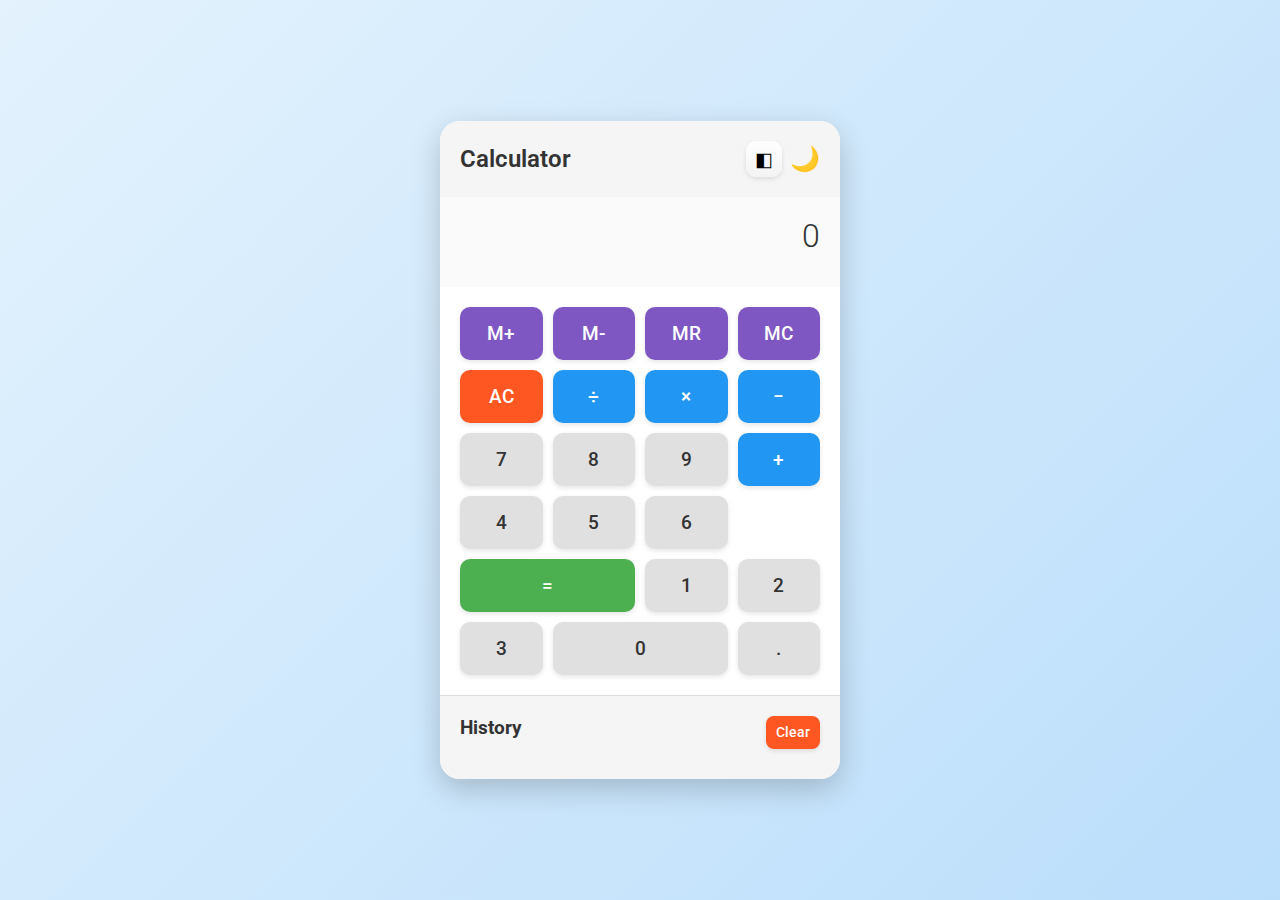
<file: calculator/index.html>
<!DOCTYPE html>
<html lang="en">
<head>
    <meta charset="UTF-8">
    <meta name="viewport" content="width=device-width, initial-scale=1.0">
    <title>Professional Calculator</title>
    <link rel="stylesheet" href="style.css">
    <link href="https://fonts.googleapis.com/css2?family=Roboto:wght@300;400;500&display=swap" rel="stylesheet">
</head>
<body>
    <div class="calculator">
        <header class="header">
            <h1>Calculator <span id="memory-indicator" aria-live="polite" aria-atomic="true" class="memory-indicator" hidden>M</span></h1>
            <div class="header-actions">
                <button id="history-toggle" class="btn history-toggle" aria-pressed="false" aria-label="Toggle History" title="Show History">📜</button>
                <button id="compact-toggle" class="btn compact-toggle" aria-pressed="false" aria-label="Toggle Compact Mode (square layout)" title="Toggle Compact Mode (square layout)">◧</button>
                <button id="theme-toggle" class="theme-toggle" aria-label="Toggle Light/Dark Mode">🌙</button>
            </div>
        </header>
        <div class="display-container">
            <div id="display" class="display">0</div>
        </div>
        <div class="buttons">
            <button class="btn memory" data-value="M+" aria-label="Memory Add (M+)">M+</button>
            <button class="btn memory" data-value="M-" aria-label="Memory Subtract (M-)">M-</button>
            <button class="btn memory" data-value="MR" aria-label="Memory Recall (MR)">MR</button>
            <button class="btn memory" data-value="MC" aria-label="Memory Clear (MC)">MC</button>
            <button class="btn clear" data-value="AC">AC</button>
            <button class="btn operator" data-value="/">÷</button>
            <button class="btn operator" data-value="*">×</button>
            <button class="btn operator" data-value="-">−</button>
            <button class="btn number" data-value="7">7</button>
            <button class="btn number" data-value="8">8</button>
            <button class="btn number" data-value="9">9</button>
            <button class="btn operator" data-value="+">+</button>
            <button class="btn number" data-value="4">4</button>
            <button class="btn number" data-value="5">5</button>
            <button class="btn number" data-value="6">6</button>
            <button class="btn equals" data-value="=">=</button>
            <button class="btn number" data-value="1">1</button>
            <button class="btn number" data-value="2">2</button>
            <button class="btn number" data-value="3">3</button>
            <button class="btn number zero" data-value="0">0</button>
            <button class="btn number" data-value=".">.</button>
        </div>
        <div class="history-panel" id="history-panel">
            <div class="history-header">
                <h2>History</h2>
                <button id="clear-history" class="btn clear small" aria-label="Clear history">Clear</button>
            </div>
            <ul id="history-list"></ul>
        </div>
    </div>
    <script src="script.js"></script>
</body>
</html>
</file>
<file: calculator/style.css>
/* General Reset and Fonts */
* {
    margin: 0;
    padding: 0;
    box-sizing: border-box;
    font-family: 'Roboto', sans-serif;
}

body {
    display: flex;
    justify-content: center;
    align-items: center;
    min-height: 100vh;
    transition: background-color 0.3s ease, color 0.3s ease;
}

/* Light Mode (Default) */
body {
    background: linear-gradient(135deg, #e3f2fd, #bbdefb);
    color: #333;
}

/* Dark Mode */
body.dark {
    background: linear-gradient(135deg, #283851, #183556);
    color: #e0e0e0;
}

/* Calculator Container */
.calculator {
    width: 100%;
    max-width: 400px;
    background: #fff;
    border-radius: 20px;
    box-shadow: 0 10px 30px rgba(0, 0, 0, 0.2);
    overflow: hidden;
    transition: background 0.3s ease;
}

body.dark .calculator {
    background: #1e1e1e;
}

/* Header */
.header {
    display: flex;
    justify-content: space-between;
    align-items: center;
    padding: 20px;
    background: #f5f5f5;
    transition: background 0.3s ease;
}

.header-actions {
    display: flex;
    gap: 8px;
    align-items: center;
}

/* History toggle (mobile only) */
.history-toggle { display: none; width: 36px; height: 36px; padding: 0; border-radius: 50%; }

@media (max-width: 480px) {
    .history-toggle { display: inline-flex; align-items: center; justify-content: center; font-size: 1rem; }
    .history-panel { z-index: 9999; box-shadow: 0 -6px 24px rgba(0,0,0,0.18); }
}

/* Compact toggle button: smaller circular icon */
.compact-toggle {
    width: 36px;
    height: 36px;
    padding: 0;
    font-size: 0.95rem;
    border-radius: 50%;
    display: inline-flex;
    align-items: center;
    justify-content: center;
    background: linear-gradient(180deg, #fff, #f3f3f3);
    border: 1px solid rgba(0,0,0,0.08);
    box-shadow: 0 1px 2px rgba(0,0,0,0.06);
    cursor: pointer;
    transition: transform 0.15s ease, box-shadow 0.15s ease;
}
.compact-toggle:hover { transform: translateY(-2px); box-shadow: 0 6px 14px rgba(0,0,0,0.12); }
body.dark .compact-toggle { background: linear-gradient(180deg,#2b2b2b,#262626); border: 1px solid rgba(255,255,255,0.06); color: #e0e0e0; }

body.dark .header {
    background: #2c2c2c;
}

/* Compact Mode styles: wider-than-tall (square-like) */
.calculator.compact {
    max-width: 920px;
    aspect-ratio: 2.6 / 1; /* width / height > 1 to make it wider than tall */
    overflow: hidden;
}

/* For small screens, don't force aspect ratio */
@media (max-width: 520px) {
    .calculator.compact {
        aspect-ratio: auto;
        max-width: 100%;
    }
}

.calculator.compact .display-container {
    padding: 12px;
}

.calculator.compact .display {
    font-size: 1.6rem;
    min-height: 44px;
}

.calculator.compact .buttons {
    gap: 6px;
    padding: 12px;
}

.calculator.compact .btn {
    padding: 10px;
    font-size: 1rem;
    border-radius: 8px;
}

@media (min-width: 800px) {
    /* On wide screens prefer compact appearance (optional) */
    .calculator.compact {
        max-width: 1100px;
        aspect-ratio: 2.0 / 1;
    }
}

.header h1 {
    font-size: 1.5rem;
    font-weight: 600;
    
}

.theme-toggle {
    background: none;
    border: none;
    font-size: 1.5rem;
    cursor: pointer;
    transition: transform 0.2s ease;
}

.theme-toggle:hover {
    transform: scale(1.1);
}

/* Display */
.display-container {
    padding: 20px;
    background: #fafafa;
    transition: background 0.3s ease;
}

body.dark .display-container {
    background: #333;
}

.display {
    font-size: 2rem;
    font-weight: 300;
    text-align: right;
    min-height: 50px;
    overflow: hidden;
    white-space: nowrap;
    animation: slideIn 0.3s ease-out;
}

@keyframes slideIn {
    from { transform: translateX(10px); opacity: 0; }
    to { transform: translateX(0); opacity: 1; }
}

/* Buttons */
.buttons {
    display: grid;
    grid-template-columns: repeat(4, 1fr);
    gap: 10px;
    padding: 20px;
}

.btn {
    padding: 15px;
    font-size: 1.2rem;
    font-weight: 500;
    border: none;
    border-radius: 10px;
    cursor: pointer;
    transition: all 0.2s ease;
    box-shadow: 0 2px 5px rgba(0, 0, 0, 0.1);
}

.btn:hover {
    transform: translateY(-2px);
    box-shadow: 0 4px 10px rgba(0, 0, 0, 0.2);
}

.btn:active {
    transform: scale(0.95);
    box-shadow: 0 1px 3px rgba(0, 0, 0, 0.3);
}

/* Highlight state for keyboard presses */
.btn.active {
    transform: scale(0.95);
    box-shadow: inset 0 1px 3px rgba(0,0,0,0.25);
    opacity: 0.95;
}

.btn.number {
    background: #e0e0e0;
    color: #333;
}

.btn.memory {
    background: #7e57c2;
    color: #fff;
}

body.dark .btn.memory {
    background: #6a1b9a;
    color: #fff;
}

body.dark .btn.number {
    background: #424242;
    color: #e0e0e0;
}

/* Memory indicator in header */
.memory-indicator {
    font-weight: 700;
    color: #ff5722;
    margin-left: 8px;
    font-size: 0.9rem;
}

.btn.operator {
    background: #2196f3;
    color: #fff;
}

.btn.clear {
    background: #ff5722;
    color: #fff;
}

.btn.equals {
    background: #4caf50;
    color: #fff;
    grid-column: span 2;
}

.btn.zero {
    grid-column: span 2;
}

/* History Panel */
.history-panel {
    padding: 20px;
    background: #f5f5f5;
    border-top: 1px solid #ddd;
    transition: all 0.3s ease;
    max-height: 200px;
    overflow-y: auto;
}

.history-header {
    display: flex;
    justify-content: space-between;
    align-items: center;
    margin-bottom: 10px;
}

.btn.small {
    padding: 8px 10px;
    font-size: 0.9rem;
    border-radius: 8px;
}

body.dark .history-panel {
    background: #2c2c2c;
    border-top: 1px solid #555;
}

.history-panel h2 {
    font-size: 1.2rem;
    margin-bottom: 10px;
}

#history-list {
    list-style: none;
}

#history-list li {
    padding: 5px 0;
    border-bottom: 1px solid #eee;
    font-size: 0.9rem;
}

body.dark #history-list li {
    border-bottom: 1px solid #555;
}

/* Responsive Design */
@media (max-width: 480px) {
    /* Fluid, touch-friendly layout for phones */
    .calculator {
        max-width: 95vw;
        margin: 12px;
        border-radius: 14px;
    }

    .header {
        padding: 12px;
    }

    .header h1 { font-size: 1.1rem; }

    .buttons {
        grid-template-columns: repeat(4, minmax(60px, 1fr));
        gap: 8px;
        padding: 12px;
    }

    .btn {
        padding: 16px;
        font-size: 1.1rem;
        min-height: 56px;
    }

    /* Make zero button occupy two columns but keep touch size reasonable */
    .btn.zero { grid-column: span 2; }

    .display {
        font-size: 1.8rem;
        min-height: 64px;
        padding-right: 12px;
    }

    /* History behaves as overlay at bottom with enough height */
    .history-panel {
        position: fixed;
        bottom: 0;
        left: 0;
        right: 0;
        max-height: 260px;
        transform: translateY(100%);
        transition: transform 0.25s ease;
        padding: 14px;
    }
    .history-panel.open {
        transform: translateY(0);
    }

    /* Ensure compact mode doesn't force aspect ratio on small screens */
    .calculator.compact { aspect-ratio: auto; max-width: 95vw; min-height: auto; }
}
</file>
